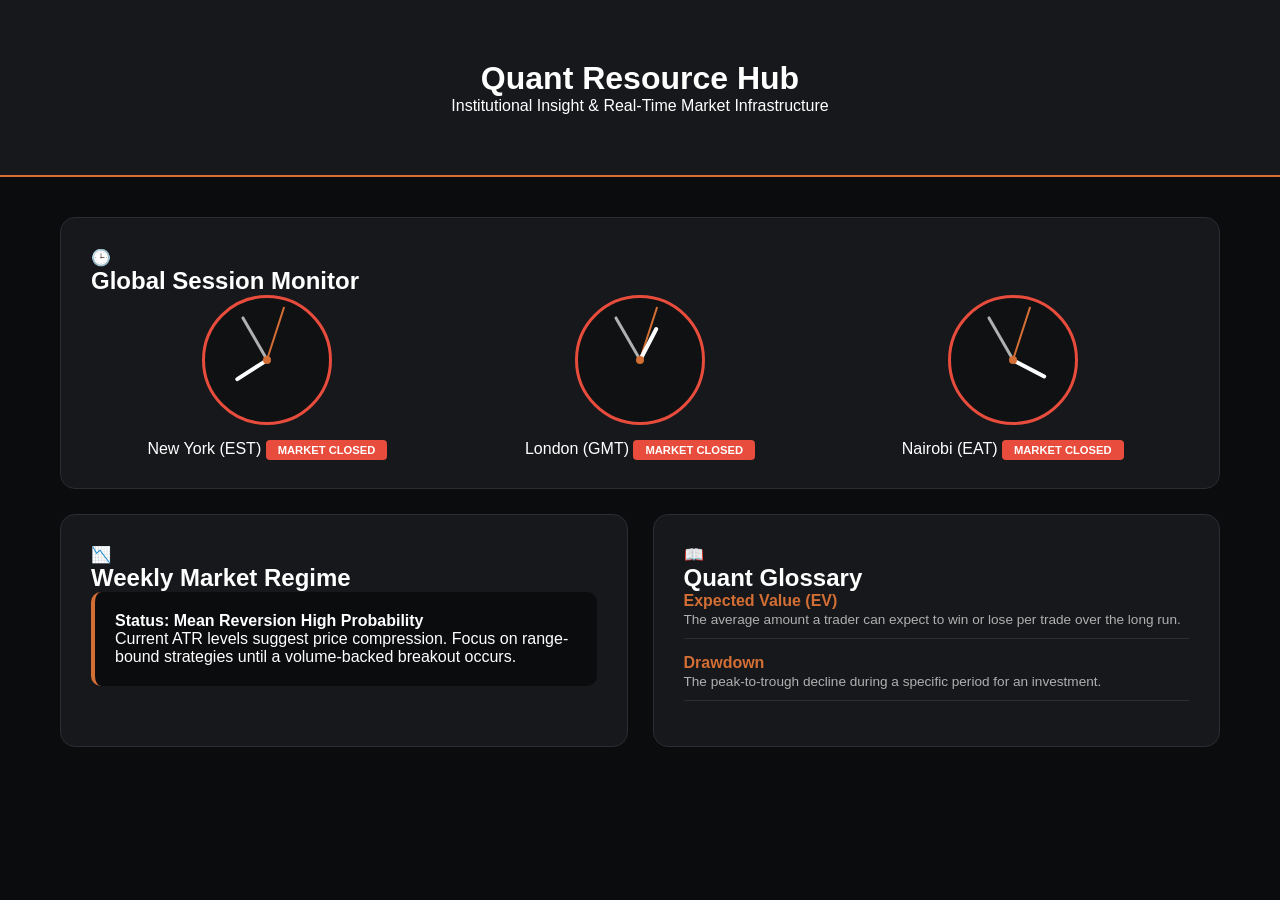
<file: resources-index.html>
<!DOCTYPE html>
<html lang="en">
<head>
    <meta charset="UTF-8">
    <meta name="viewport" content="width=device-width, initial-scale=1.0">
    <title>Quant Resources | Alpha Quant Academy</title>
    <link rel="stylesheet" href="resources-style.css">
       <link rel="icon" href="data:image/svg+xml,<svg xmlns=%22http://www.w3.org/2000/svg%22 viewBox=%220 0 100 100%22><rect width=%22100%22 height=%22100%22 rx=%2220%22 fill=%22black%22/><text y=%22.9em%22 font-size=%2280%22 font-family=%22serif%22 fill=%22%23FF6B00%22 x=%2250%%22 text-anchor=%22middle%22>α</text></svg>">


</head>
<body>

    <header class="resource-header">
        <h1>Quant Resource Hub</h1>
        <p>Institutional Insight & Real-Time Market Infrastructure</p>
    </header>

    <main class="hub-grid">
        
        <section class="resource-section wide">
            <div class="section-header">
                <div class="icon-box">🕒</div>
                <h2>Global Session Monitor</h2>
            </div>
            <div class="clock-display">
                <div class="clock-container">
                    <div class="analog-clock" id="ny-clock">
                        <div class="hand hour"></div><div class="hand minute"></div><div class="hand second"></div><div class="center-dot"></div>
                    </div>
                    <span class="city">New York (EST)</span>
                    <span id="ny-status" class="status-text">--</span>
                </div>
                <div class="clock-container">
                    <div class="analog-clock" id="london-clock">
                        <div class="hand hour"></div><div class="hand minute"></div><div class="hand second"></div><div class="center-dot"></div>
                    </div>
                    <span class="city">London (GMT)</span>
                    <span id="london-status" class="status-text">--</span>
                </div>
                <div class="clock-container">
                    <div class="analog-clock" id="nairobi-clock">
                        <div class="hand hour"></div><div class="hand minute"></div><div class="hand second"></div><div class="center-dot"></div>
                    </div>
                    <span class="city">Nairobi (EAT)</span>
                    <span id="nairobi-status" class="status-text">--</span>
                </div>
            </div>
        </section>

        <section class="resource-section">
            <div class="section-header">
                <div class="icon-box">📉</div>
                <h2>Weekly Market Regime</h2>
            </div>
            <div class="regime-box">
                <h4>Status: Mean Reversion High Probability</h4>
                <p>Current ATR levels suggest price compression. Focus on range-bound strategies until a volume-backed breakout occurs.</p>
            </div>
        </section>

        <section class="resource-section">
            <div class="section-header">
                <div class="icon-box">📖</div>
                <h2>Quant Glossary</h2>
            </div>
            <div class="glossary-item">
                <strong>Expected Value (EV)</strong>
                <span>The average amount a trader can expect to win or lose per trade over the long run.</span>
            </div>
            <div class="glossary-item">
                <strong>Drawdown</strong>
                <span>The peak-to-trough decline during a specific period for an investment.</span>
            </div>
        </section>

    </main>

    <script>
        function updateMarketClocks() {
            const now = new Date();

            // Config: Offset from UTC, Open Hour, Close Hour
            const configs = [
                { id: 'ny', offset: -5, open: 9, close: 16 },      // NY (EST)
                { id: 'london', offset: 0, open: 8, close: 16 },  // London (GMT)
                { id: 'nairobi', offset: 3, open: 9, close: 15 }  // Nairobi (EAT)
            ];

            configs.forEach(config => {
                const clock = document.getElementById(config.id + '-clock');
                const statusEl = document.getElementById(config.id + '-status');

                // Timezone math
                const utc = now.getTime() + (now.getTimezoneOffset() * 60000);
                const localDate = new Date(utc + (3600000 * config.offset));

                const hrs = localDate.getHours();
                const mins = localDate.getMinutes();
                const secs = localDate.getSeconds();
                const day = localDate.getDay(); 

                // Rotate Hands
                const hDeg = (hrs % 12) * 30 + mins * 0.5;
                const mDeg = mins * 6;
                const sDeg = secs * 6;

                clock.querySelector('.hour').style.transform = `translateX(-50%) rotate(${hDeg}deg)`;
                clock.querySelector('.minute').style.transform = `translateX(-50%) rotate(${mDeg}deg)`;
                clock.querySelector('.second').style.transform = `translateX(-50%) rotate(${sDeg}deg)`;

                // Market Open/Closed Logic (Mon-Fri)
                const isWeekend = (day === 0 || day === 6);
                const isOpen = !isWeekend && (hrs >= config.open && hrs < config.close);

                if (isOpen) {
                    statusEl.innerText = "Market Open";
                    statusEl.className = "status-text open-bg";
                    clock.classList.add('market-open');
                    clock.classList.remove('market-closed');
                } else {
                    statusEl.innerText = "Market Closed";
                    statusEl.className = "status-text closed-bg";
                    clock.classList.add('market-closed');
                    clock.classList.remove('market-open');
                }
            });
        }

        setInterval(updateMarketClocks, 1000);
        updateMarketClocks();
    </script>
</body>
</html>
</file>
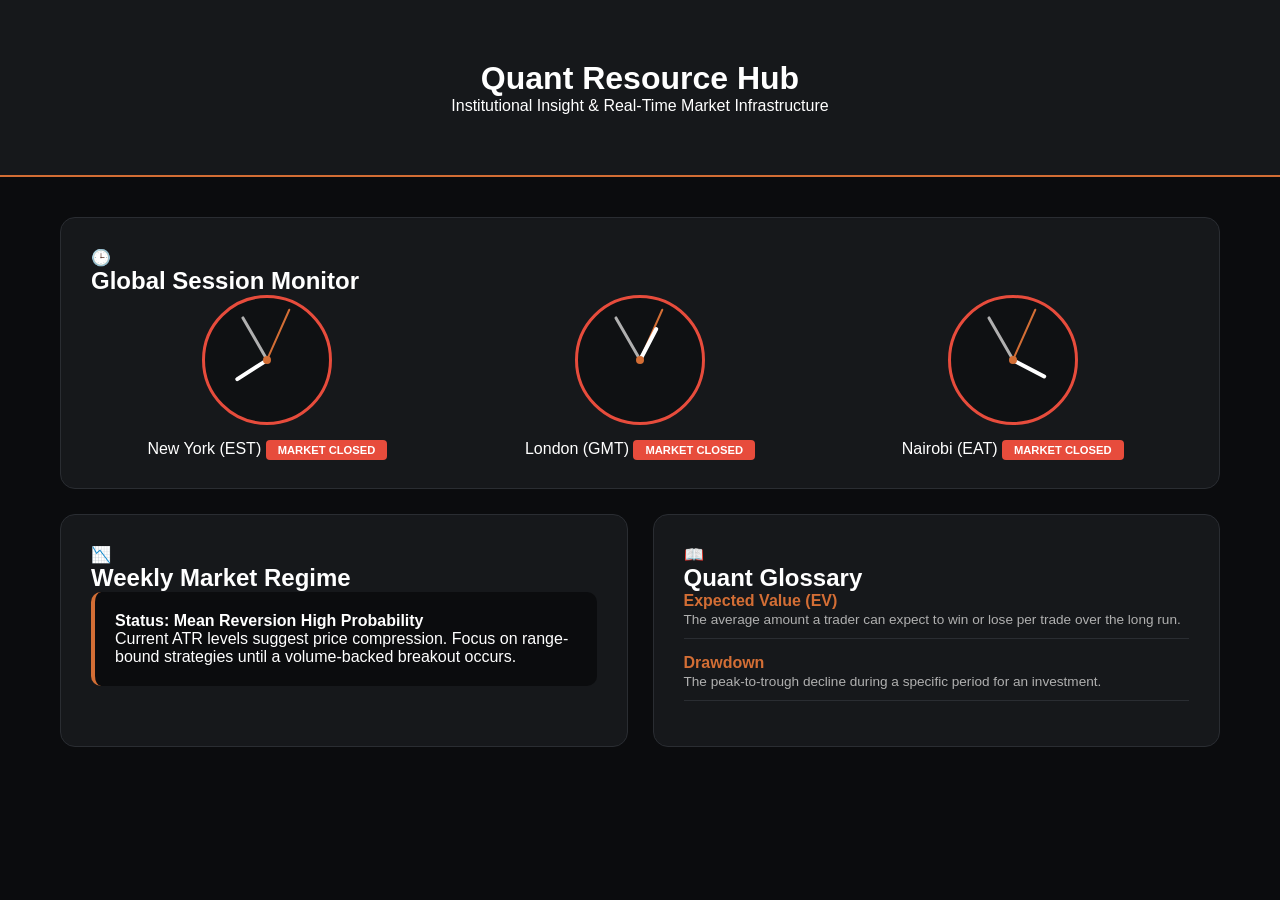
<file: resources.html>
<!DOCTYPE html>
<html lang="en">
<head>
    <meta charset="UTF-8">
    <meta name="viewport" content="width=device-width, initial-scale=1.0">
    <title>Quant Resources | Alpha Quant Academy</title>
    <link rel="stylesheet" href="resources.css">
       <link rel="icon" href="data:image/svg+xml,<svg xmlns=%22http://www.w3.org/2000/svg%22 viewBox=%220 0 100 100%22><rect width=%22100%22 height=%22100%22 rx=%2220%22 fill=%22black%22/><text y=%22.9em%22 font-size=%2280%22 font-family=%22serif%22 fill=%22%23FF6B00%22 x=%2250%%22 text-anchor=%22middle%22>α</text></svg>">


</head>
<body>

    <header class="resource-header">
        <h1>Quant Resource Hub</h1>
        <p>Institutional Insight & Real-Time Market Infrastructure</p>
    </header>

    <main class="hub-grid">
        
        <section class="resource-section wide">
            <div class="section-header">
                <div class="icon-box">🕒</div>
                <h2>Global Session Monitor</h2>
            </div>
            <div class="clock-display">
                <div class="clock-container">
                    <div class="analog-clock" id="ny-clock">
                        <div class="hand hour"></div><div class="hand minute"></div><div class="hand second"></div><div class="center-dot"></div>
                    </div>
                    <span class="city">New York (EST)</span>
                    <span id="ny-status" class="status-text">--</span>
                </div>
                <div class="clock-container">
                    <div class="analog-clock" id="london-clock">
                        <div class="hand hour"></div><div class="hand minute"></div><div class="hand second"></div><div class="center-dot"></div>
                    </div>
                    <span class="city">London (GMT)</span>
                    <span id="london-status" class="status-text">--</span>
                </div>
                <div class="clock-container">
                    <div class="analog-clock" id="nairobi-clock">
                        <div class="hand hour"></div><div class="hand minute"></div><div class="hand second"></div><div class="center-dot"></div>
                    </div>
                    <span class="city">Nairobi (EAT)</span>
                    <span id="nairobi-status" class="status-text">--</span>
                </div>
            </div>
        </section>

        <section class="resource-section">
            <div class="section-header">
                <div class="icon-box">📉</div>
                <h2>Weekly Market Regime</h2>
            </div>
            <div class="regime-box">
                <h4>Status: Mean Reversion High Probability</h4>
                <p>Current ATR levels suggest price compression. Focus on range-bound strategies until a volume-backed breakout occurs.</p>
            </div>
        </section>

        <section class="resource-section">
            <div class="section-header">
                <div class="icon-box">📖</div>
                <h2>Quant Glossary</h2>
            </div>
            <div class="glossary-item">
                <strong>Expected Value (EV)</strong>
                <span>The average amount a trader can expect to win or lose per trade over the long run.</span>
            </div>
            <div class="glossary-item">
                <strong>Drawdown</strong>
                <span>The peak-to-trough decline during a specific period for an investment.</span>
            </div>
        </section>

    </main>

    <script>
        function updateMarketClocks() {
            const now = new Date();

            // Config: Offset from UTC, Open Hour, Close Hour
            const configs = [
                { id: 'ny', offset: -5, open: 9, close: 16 },      // NY (EST)
                { id: 'london', offset: 0, open: 8, close: 16 },  // London (GMT)
                { id: 'nairobi', offset: 3, open: 9, close: 15 }  // Nairobi (EAT)
            ];

            configs.forEach(config => {
                const clock = document.getElementById(config.id + '-clock');
                const statusEl = document.getElementById(config.id + '-status');

                // Timezone math
                const utc = now.getTime() + (now.getTimezoneOffset() * 60000);
                const localDate = new Date(utc + (3600000 * config.offset));

                const hrs = localDate.getHours();
                const mins = localDate.getMinutes();
                const secs = localDate.getSeconds();
                const day = localDate.getDay(); 

                // Rotate Hands
                const hDeg = (hrs % 12) * 30 + mins * 0.5;
                const mDeg = mins * 6;
                const sDeg = secs * 6;

                clock.querySelector('.hour').style.transform = `translateX(-50%) rotate(${hDeg}deg)`;
                clock.querySelector('.minute').style.transform = `translateX(-50%) rotate(${mDeg}deg)`;
                clock.querySelector('.second').style.transform = `translateX(-50%) rotate(${sDeg}deg)`;

                // Market Open/Closed Logic (Mon-Fri)
                const isWeekend = (day === 0 || day === 6);
                const isOpen = !isWeekend && (hrs >= config.open && hrs < config.close);

                if (isOpen) {
                    statusEl.innerText = "Market Open";
                    statusEl.className = "status-text open-bg";
                    clock.classList.add('market-open');
                    clock.classList.remove('market-closed');
                } else {
                    statusEl.innerText = "Market Closed";
                    statusEl.className = "status-text closed-bg";
                    clock.classList.add('market-closed');
                    clock.classList.remove('market-open');
                }
            });
        }

        setInterval(updateMarketClocks, 1000);
        updateMarketClocks();
    </script>
</body>
</html>
</file>
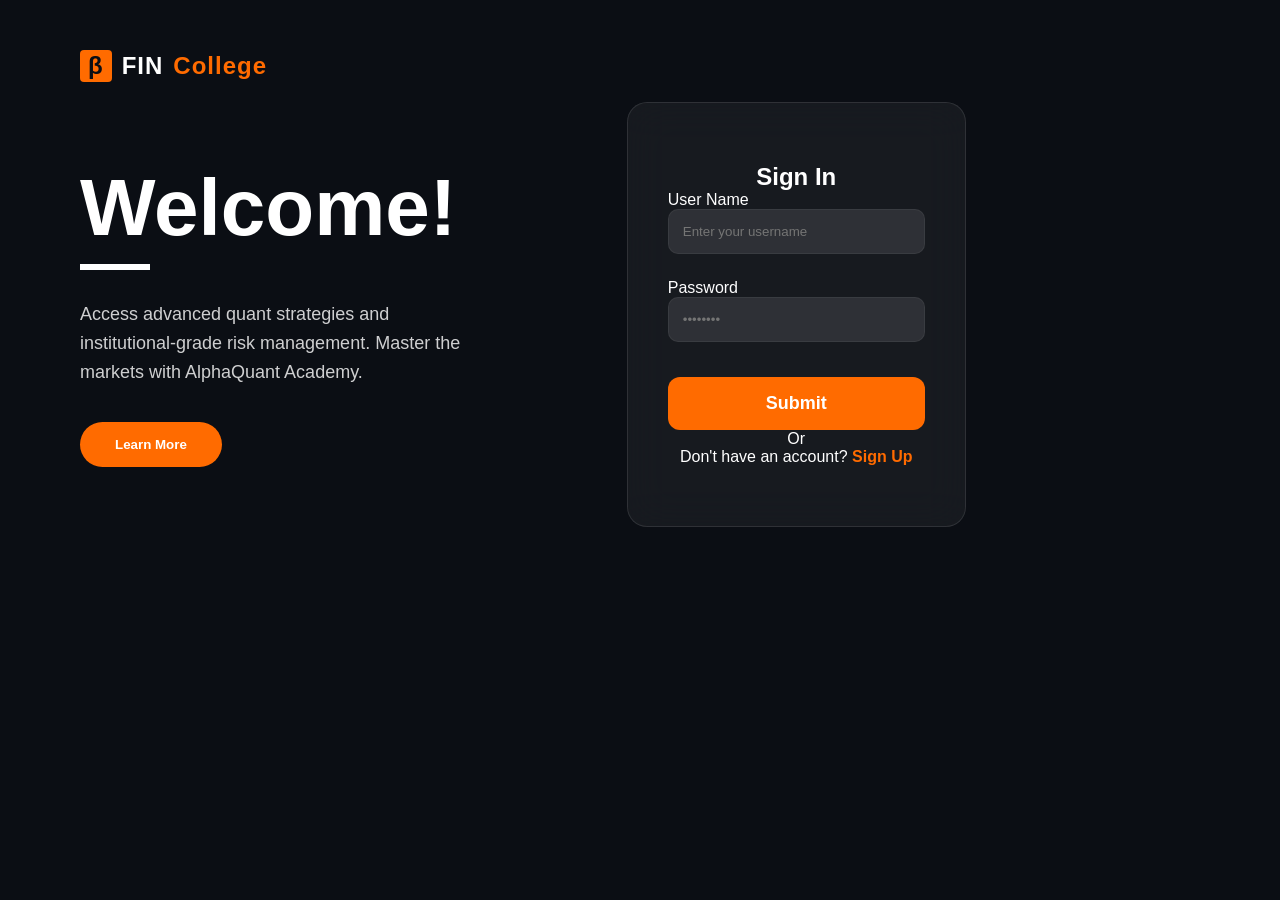
<file: signup.html>
<!DOCTYPE html>
<html lang="en">
<head>
    <meta charset="UTF-8">
    <meta name="viewport" content="width=device-width, initial-scale=1.0">
    <title> FIN College| Secure Login</title>
    <link rel="stylesheet" href="signup.css">
      <link rel="icon" href="data:image/svg+xml,<svg xmlns=%22http://www.w3.org/2000/svg%22 viewBox=%220 0 100 100%22><rect width=%22100%22 height=%22100%22 rx=%2220%22 fill=%22black%22/><text y=%22.9em%22 font-size=%2280%22 font-family=%22serif%22 fill=%22%23FF6B00%22 x=%2250%%22 text-anchor=%22middle%22>α</text></svg>">

</head>
<body>
<div class="header-logo">
        <div class="logo-text">
            <span class="orange-box">&beta;</span> FIN<span class="orange-text">College</span>
        </div>
   

    <main class="login-container">
        <section class="welcome-side">
            <h1>Welcome!</h1>
            <div class="accent-line"></div>
            <p class="description">
                Access advanced quant strategies and institutional-grade risk management. 
                Master the markets with AlphaQuant Academy.
            </p>
            <button class="btn-primary">Learn More</button>
        </section>

        <section class="form-side">
            <div class="glass-card">
                <h2>Sign In</h2>
                <form id="login-form">
                    <div class="input-field">
                        <label>User Name</label>
                        <input type="text" placeholder="Enter your username" required>
                    </div>
                    <div class="input-field">
                        <label>Password</label>
                        <input type="password" placeholder="••••••••" required>
                    </div>
                    <button type="submit" class="btn-submit">Submit</button>
                </form>

                <div class="divider">
                    <span>Or</span>
                </div>

                <div class="social-row">
                    <i class="fab fa-facebook-f"></i>
                    <i class="fab fa-instagram"></i>
                    <i class="fab fa-twitter"></i>
                </div>

                <p class="footer-link">
                    Don't have an account? <a href="#">Sign Up</a>
                </p>
            </div>
        </section>
    </main>

</body>
</html>
</file>
<file: resources-style.css>
* {
    margin: 0;
    padding: 0;
    box-sizing: border-box;
    font-family: 'Inter', sans-serif;
}

body {
    background-color: #0b0c0e;
    color: #ffffff;
    padding-bottom: 50px;
}

.resource-header {
    background: #16181b;
    padding: 60px 20px;
    text-align: center;
    border-bottom: 2px solid #d36e35;
    margin-bottom: 40px;
}

.hub-grid {
    max-width: 1200px;
    margin: 0 auto;
    display: grid;
    grid-template-columns: repeat(2, 1fr);
    gap: 25px;
    padding: 0 20px;
}

.resource-section {
    background: #16181b;
    border-radius: 15px;
    padding: 30px;
    border: 1px solid #2a2d32;
}

.wide { grid-column: span 2; }

/* Clock Visuals */
.clock-display {
    display: flex;
    justify-content: space-around;
    flex-wrap: wrap;
    gap: 20px;
}

.clock-container { text-align: center; flex: 1; }

.analog-clock {
    width: 130px;
    height: 130px;
    border: 3px solid #333;
    border-radius: 50%;
    margin: 0 auto 15px;
    position: relative;
    background: #0f1113;
    transition: all 0.5s ease;
}

.market-open { border-color: #2ecc71 !important; box-shadow: 0 0 10px rgba(46, 204, 113, 0.2); }
.market-closed { border-color: #e74c3c !important; }

.hand {
    position: absolute;
    bottom: 50%;
    left: 50%;
    transform-origin: bottom;
    background: #fff;
    border-radius: 10px;
    transform: translateX(-50%) rotate(0deg);
}

.hour { width: 4px; height: 30%; z-index: 3; }
.minute { width: 3px; height: 40%; background: #b0b0b0; z-index: 2; }
.second { width: 2px; height: 45%; background: #d36e35; z-index: 1; }

.center-dot {
    position: absolute;
    top: 50%; left: 50%;
    width: 8px; height: 8px;
    background: #d36e35;
    border-radius: 50%;
    transform: translate(-50%, -50%);
    z-index: 10;
}

.status-text { font-size: 0.7rem; font-weight: 900; padding: 4px 12px; border-radius: 4px; text-transform: uppercase; }
.open-bg { background: #2ecc71; color: #fff; }
.closed-bg { background: #e74c3c; color: #fff; }

/* Content Sections */
.regime-box { background: #0b0c0e; padding: 20px; border-radius: 10px; border-left: 4px solid #d36e35; }
.glossary-item { margin-bottom: 15px; border-bottom: 1px solid #2a2d32; padding-bottom: 10px; }
.glossary-item strong { color: #d36e35; display: block; }
.glossary-item span { font-size: 0.85rem; color: #b0b0b0; }
</file>
<file: resources.css>
* {
    margin: 0;
    padding: 0;
    box-sizing: border-box;
    font-family: 'Inter', sans-serif;
}

body {
    background-color: #0b0c0e;
    color: #ffffff;
    padding-bottom: 50px;
}

.resource-header {
    background: #16181b;
    padding: 60px 20px;
    text-align: center;
    border-bottom: 2px solid #d36e35;
    margin-bottom: 40px;
}

.hub-grid {
    max-width: 1200px;
    margin: 0 auto;
    display: grid;
    grid-template-columns: repeat(2, 1fr);
    gap: 25px;
    padding: 0 20px;
}

.resource-section {
    background: #16181b;
    border-radius: 15px;
    padding: 30px;
    border: 1px solid #2a2d32;
}

.wide { grid-column: span 2; }

/* Clock Visuals */
.clock-display {
    display: flex;
    justify-content: space-around;
    flex-wrap: wrap;
    gap: 20px;
}

.clock-container { text-align: center; flex: 1; }

.analog-clock {
    width: 130px;
    height: 130px;
    border: 3px solid #333;
    border-radius: 50%;
    margin: 0 auto 15px;
    position: relative;
    background: #0f1113;
    transition: all 0.5s ease;
}

.market-open { border-color: #2ecc71 !important; box-shadow: 0 0 10px rgba(46, 204, 113, 0.2); }
.market-closed { border-color: #e74c3c !important; }

.hand {
    position: absolute;
    bottom: 50%;
    left: 50%;
    transform-origin: bottom;
    background: #fff;
    border-radius: 10px;
    transform: translateX(-50%) rotate(0deg);
}

.hour { width: 4px; height: 30%; z-index: 3; }
.minute { width: 3px; height: 40%; background: #b0b0b0; z-index: 2; }
.second { width: 2px; height: 45%; background: #d36e35; z-index: 1; }

.center-dot {
    position: absolute;
    top: 50%; left: 50%;
    width: 8px; height: 8px;
    background: #d36e35;
    border-radius: 50%;
    transform: translate(-50%, -50%);
    z-index: 10;
}

.status-text { font-size: 0.7rem; font-weight: 900; padding: 4px 12px; border-radius: 4px; text-transform: uppercase; }
.open-bg { background: #2ecc71; color: #fff; }
.closed-bg { background: #e74c3c; color: #fff; }

/* Content Sections */
.regime-box { background: #0b0c0e; padding: 20px; border-radius: 10px; border-left: 4px solid #d36e35; }
.glossary-item { margin-bottom: 15px; border-bottom: 1px solid #2a2d32; padding-bottom: 10px; }
.glossary-item strong { color: #d36e35; display: block; }
.glossary-item span { font-size: 0.85rem; color: #b0b0b0; }
</file>
<file: signup.css>
/* --- 1. Brand Variables --- */
:root {
    --aq-black: #0b0e14;
    --aq-orange: #FF6B00;
    --aq-white: #ffffff;
    --glass-fill: rgba(255, 255, 255, 0.05);
    --input-fill: rgba(255, 255, 255, 0.1);
}

/* --- 2. Reset & Core Style --- */
* {
    margin: 0;
    padding: 0;
    box-sizing: border-box;
    font-family: 'Inter', sans-serif;
}

body {
    background-color: var(--aq-black);
    height: 100vh;
    display: flex;
    align-items: center;
    justify-content: center;
    color: var(--aq-white);
    overflow: hidden;
    position: relative;
}

/* --- 3. TOP LEFT LOGO (Corrected Position) --- */
.header-logo {
    position: absolute;
    top: 50px;
    left: 80px; /* Moved from right to left */
    z-index: 100;
}

.logo-text {
    font-size: 24px;
    font-weight: 800;
    letter-spacing: 1px;
    display: flex;
    align-items: center;
    gap: 10px;
}

.orange-box {
    background: var(--aq-orange);
    color: var(--aq-black);
    padding: 2px 8px;
    border-radius: 4px;
}

.orange-text {
    color: var(--aq-orange);
}

/* --- 4. Layout & Spacing --- */
.login-container {
    display: flex;
    width: 90%;
    max-width: 1200px;
    align-items: center;
}

.welcome-side {
    flex: 1.2;
    padding-right: 120px; /* Strong padding to separate from the form */
}

.welcome-side h1 {
    font-size: 80px;
    font-weight: 800;
    margin-bottom: 10px;
}

.accent-line {
    width: 70px;
    height: 6px;
    background: var(--aq-white);
    margin-bottom: 30px;
}

.description {
    font-size: 18px;
    line-height: 1.6;
    opacity: 0.8;
    max-width: 480px;
    margin-bottom: 35px;
}

/* --- 5. Action Buttons --- */
.btn-primary, .btn-submit {
    background: var(--aq-orange);
    color: var(--aq-white);
    border: none;
    font-weight: 700;
    cursor: pointer;
    transition: 0.3s;
}

.btn-primary {
    padding: 15px 35px;
    border-radius: 50px;
}

.btn-submit {
    width: 100%;
    padding: 16px;
    border-radius: 12px;
    font-size: 18px;
    margin-top: 10px;
}

.btn-primary:hover, .btn-submit:hover {
    filter: brightness(1.1);
    box-shadow: 0 0 20px rgba(255, 107, 0, 0.3);
}

/* --- 6. Glassmorphism Login Box --- */
.form-side {
    flex: 1;
    display: flex;
    justify-content: flex-end;
    padding: 20px;
    
}

.glass-card {
    background: var(--glass-fill);
    backdrop-filter: blur(20px);
    -webkit-backdrop-filter: blur(20px);
    width: 100%;
    max-width: 920px;
    padding: 60px 40px;
    border-radius: 20px;
    border: 1px solid rgba(255, 255, 255, 0.1);
    text-align: center;
}

.input-field {
    text-align: left;
    margin-bottom: 25px;
}

.input-field input {
    width: 100%;
    padding: 14px;
    background: var(--input-fill);
    border: 1px solid rgba(255, 255, 255, 0.05);
    border-radius: 10px;
    color: white;
    outline: none;
}

.input-field input:focus {
    border-color: var(--aq-orange);
}

.footer-link a {
    color: var(--aq-orange);
    text-decoration: none;
    font-weight: 700;
}

.social-row i:hover {
    color: var(--aq-orange);
}
</file>
